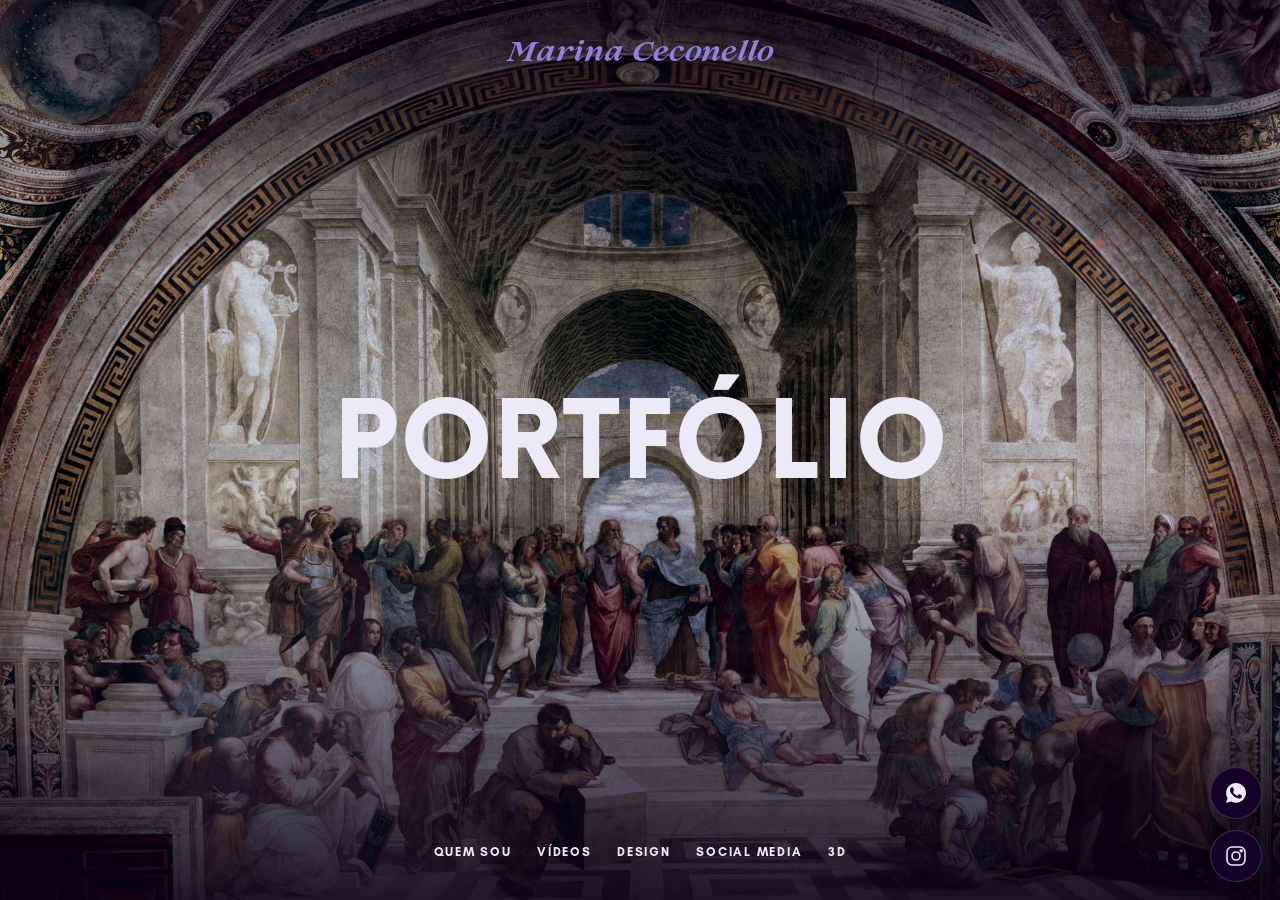
<file: index.html>
<!DOCTYPE html>
<html lang="pt-BR">
<head>
<meta charset="UTF-8">
<meta name="viewport" content="width=device-width, initial-scale=1.0">
<title>Marina Ceconello — Portfólio</title>
<link rel="stylesheet" href="assets/fonts.css">
<link rel="stylesheet" href="assets/style.css">
</head>
<body data-acento="lilas">

<div class="bg-glow"></div>

<div class="hero-full">
  <div class="capa-media" id="capa-media">
    <img src="media/capa.jpg" alt=""
      onload="document.getElementById('capa-media').classList.add('cheio'); document.getElementById('dica-capa').style.display='none';">
  </div>

  <div class="hero-full-topo">
    <span class="assinatura revela" style="animation-delay:.1s">Marina Ceconello</span>
  </div>

  <div class="hero-full-meio">
    <h1 class="revela" style="animation-delay:.2s">Portfólio</h1>
  </div>

  <div class="hero-full-rodape">
    <p class="dica-capa" id="dica-capa">espaço reservado: solte sua foto de capa em media/capa.jpg</p>
    <nav class="links-categorias revela" style="animation-delay:.4s" aria-label="Categorias do portfólio">
      <a href="sobre.html">Quem sou</a>
      <a href="videos.html">Vídeos</a>
      <a href="design.html">Design</a>
      <a href="social-media.html">Social Media</a>
      <a href="3d.html">3D</a>
    </nav>
  </div>
</div>

<div class="botoes-flutuantes">
  <a class="botao-flutuante" href="https://wa.me/5511972637970" target="_blank" rel="noopener" aria-label="Falar no WhatsApp" title="WhatsApp">
    <svg viewBox="0 0 24 24" fill="currentColor"><path d="M12.04 2C6.58 2 2.13 6.45 2.13 11.91c0 1.85.5 3.57 1.43 5.05L2 22l5.25-1.5a9.9 9.9 0 0 0 4.79 1.22h.01c5.46 0 9.91-4.45 9.91-9.91C21.96 6.45 17.5 2 12.04 2zm5.8 14.03c-.25.7-1.45 1.33-2 1.42-.51.08-1.15.11-1.86-.12-.43-.13-.98-.31-1.69-.6-2.98-1.29-4.92-4.28-5.07-4.48-.15-.2-1.22-1.62-1.22-3.09 0-1.47.77-2.19 1.04-2.49.27-.3.6-.37.8-.37h.58c.19 0 .43-.02.63.48.25.62.84 2.1.91 2.25.07.15.12.33.02.52-.1.2-.15.33-.3.5-.15.17-.32.38-.46.51-.15.15-.3.31-.13.6.17.3.78 1.26 1.67 2.04 1.15 1.02 2.12 1.35 2.42 1.5.3.15.48.13.65-.05.21-.23.76-.86.96-1.16.2-.3.4-.25.66-.15.26.1 1.65.78 1.93.92.28.15.47.22.54.34.07.13.07.74-.18 1.43z"/></svg>
  </a>
  <a class="botao-flutuante" href="https://www.instagram.com/marinaceconello" target="_blank" rel="noopener" aria-label="Abrir Instagram" title="Instagram">
    <svg viewBox="0 0 24 24" fill="none" stroke="currentColor" stroke-width="1.6"><rect x="3" y="3" width="18" height="18" rx="5"/><circle cx="12" cy="12" r="4"/><circle cx="17.2" cy="6.8" r="1"/></svg>
  </a>
</div>

</body>
</html>
</file>
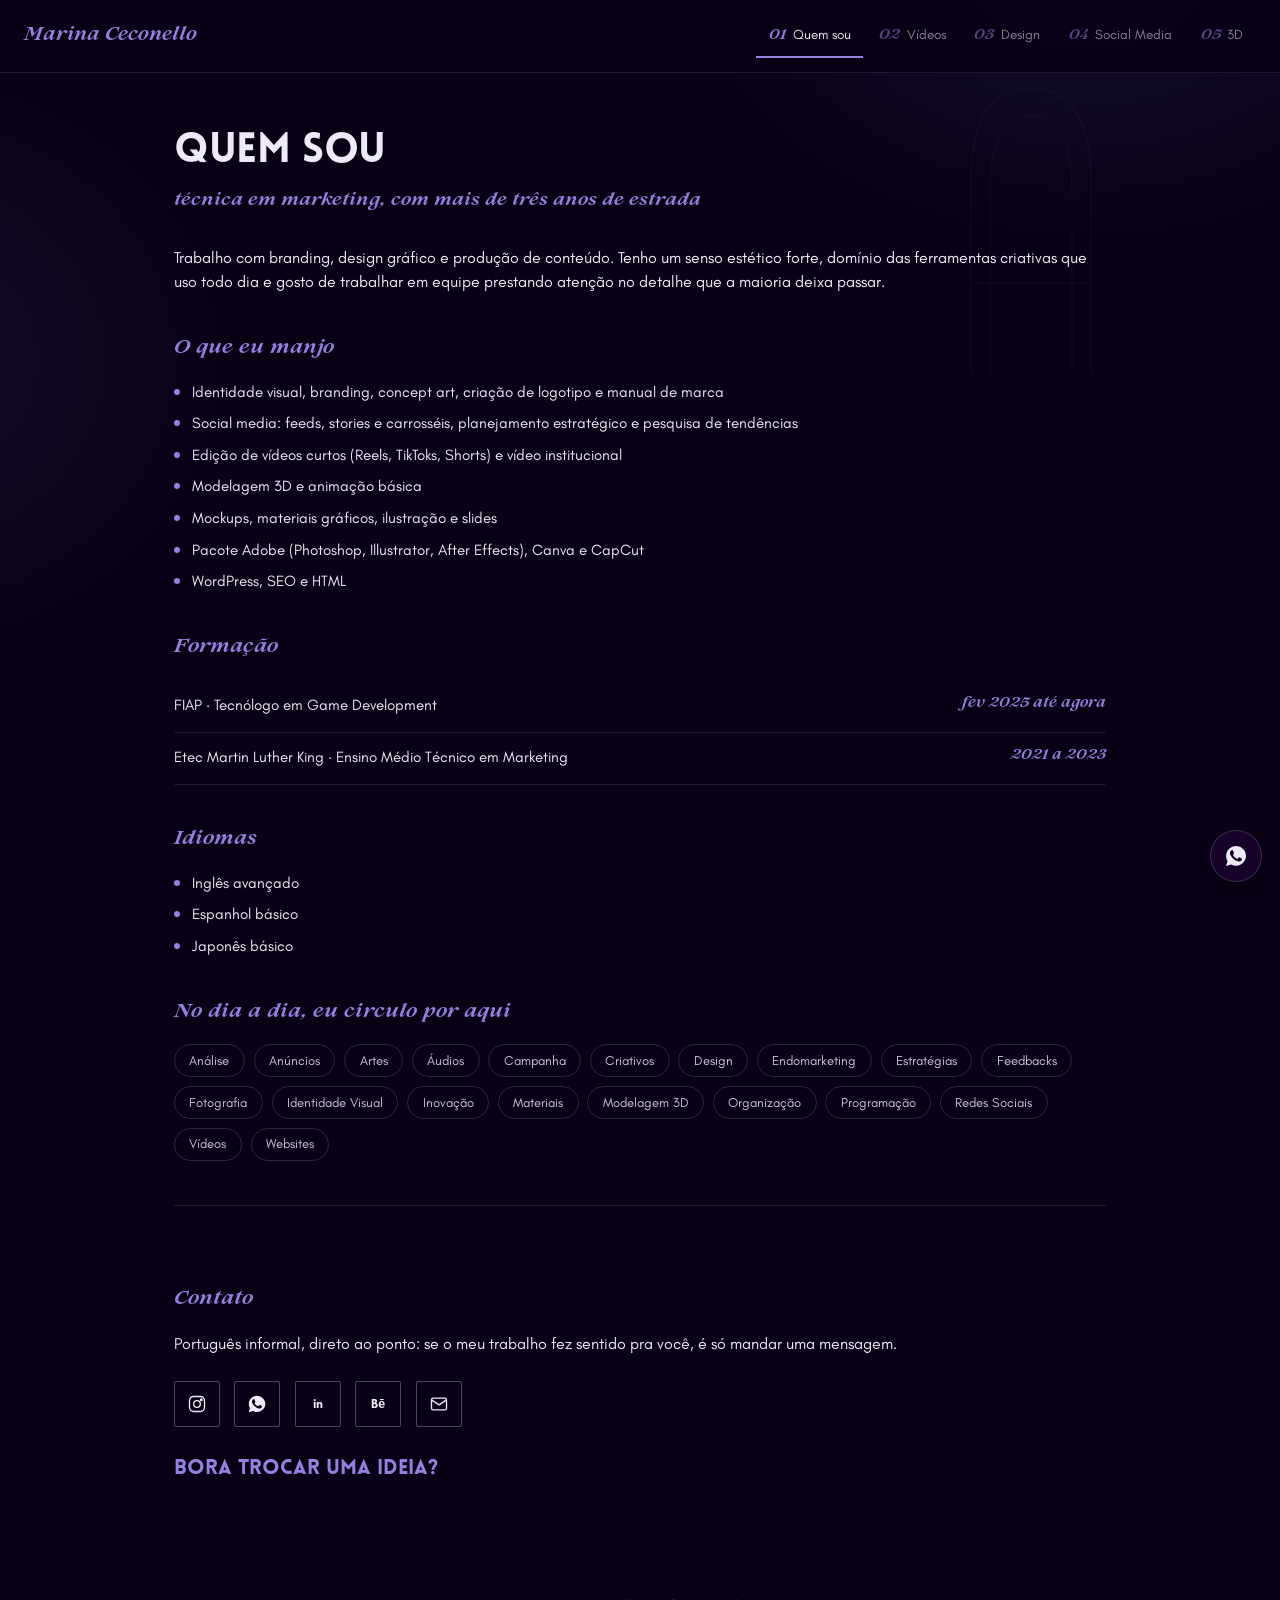
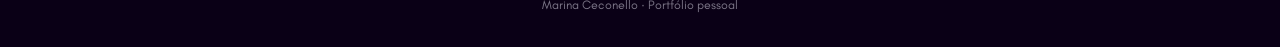
<file: sobre.html>
<!DOCTYPE html>
<html lang="pt-BR">
<head>
<meta charset="UTF-8">
<meta name="viewport" content="width=device-width, initial-scale=1.0">
<title>Quem sou — Marina Ceconello</title>
<link rel="stylesheet" href="assets/fonts.css">
<link rel="stylesheet" href="assets/style.css">
</head>
<body data-acento="lilas">

<div class="bg-glow"></div>

<div class="barra-nav">
  <a class="logo-voltar" href="index.html">Marina Ceconello</a>
  <nav class="nav-paginas" aria-label="Categorias do portfólio">
    <a href="sobre.html" aria-current="page"><span class="num">01</span> Quem sou</a>
    <a href="videos.html"><span class="num">02</span> Vídeos</a>
    <a href="design.html"><span class="num">03</span> Design</a>
    <a href="social-media.html"><span class="num">04</span> Social Media</a>
    <a href="3d.html"><span class="num">05</span> 3D</a>
  </nav>
</div>

<main>
  <svg class="arco-marca" viewBox="0 0 150 300" fill="none" stroke="var(--acento)" aria-hidden="true">
    <path d="M15 300 V110 Q15 15 75 15 Q135 15 135 110 V300" stroke-width="1.2"/>
    <path d="M34 300 V120 Q34 42 75 42 Q116 42 116 120 V300" stroke-width="1"/>
    <line x1="15" y1="210" x2="135" y2="210" stroke-width="1"/>
  </svg>
  <h2 class="surge">Quem sou</h2>
  <p class="kicker surge">técnica em marketing, com mais de três anos de estrada</p>
  <p class="surge">Trabalho com branding, design gráfico e produção de conteúdo. Tenho um senso estético forte, domínio das ferramentas criativas que uso todo dia e gosto de trabalhar em equipe prestando atenção no detalhe que a maioria deixa passar.</p>

  <p class="section-title surge">O que eu manjo</p>
  <ul class="lista-limpa">
    <li class="surge">Identidade visual, branding, concept art, criação de logotipo e manual de marca</li>
    <li class="surge">Social media: feeds, stories e carrosséis, planejamento estratégico e pesquisa de tendências</li>
    <li class="surge">Edição de vídeos curtos (Reels, TikToks, Shorts) e vídeo institucional</li>
    <li class="surge">Modelagem 3D e animação básica</li>
    <li class="surge">Mockups, materiais gráficos, ilustração e slides</li>
    <li class="surge">Pacote Adobe (Photoshop, Illustrator, After Effects), Canva e CapCut</li>
    <li class="surge">WordPress, SEO e HTML</li>
  </ul>

  <p class="section-title surge">Formação</p>
  <div class="formacao-item surge">
    <span>FIAP · Tecnólogo em Game Development</span>
    <span class="quando">fev 2025 até agora</span>
  </div>
  <div class="formacao-item surge">
    <span>Etec Martin Luther King · Ensino Médio Técnico em Marketing</span>
    <span class="quando">2021 a 2023</span>
  </div>

  <p class="section-title surge">Idiomas</p>
  <ul class="lista-limpa">
    <li class="surge">Inglês avançado</li>
    <li class="surge">Espanhol básico</li>
    <li class="surge">Japonês básico</li>
  </ul>

  <p class="section-title surge">No dia a dia, eu circulo por aqui</p>
  <div class="tags">
    <span>Análise</span><span>Anúncios</span><span>Artes</span><span>Áudios</span>
    <span>Campanha</span><span>Criativos</span><span>Design</span><span>Endomarketing</span>
    <span>Estratégias</span><span>Feedbacks</span><span>Fotografia</span><span>Identidade Visual</span>
    <span>Inovação</span><span>Materiais</span><span>Modelagem 3D</span><span>Organização</span>
    <span>Programação</span><span>Redes Sociais</span><span>Vídeos</span><span>Websites</span>
  </div>

  <div class="contato-bloco">
    <p class="section-title">Contato</p>
    <p>Português informal, direto ao ponto: se o meu trabalho fez sentido pra você, é só mandar uma mensagem.</p>
    <div class="icones-contato">
      <a class="icone-contato" href="https://www.instagram.com/marinaceconello" target="_blank" rel="noopener" aria-label="Abrir Instagram" title="Instagram">
        <svg viewBox="0 0 24 24" fill="none" stroke="currentColor" stroke-width="1.6"><rect x="3" y="3" width="18" height="18" rx="5"/><circle cx="12" cy="12" r="4"/><circle cx="17.2" cy="6.8" r="1"/></svg>
      </a>
      <a class="icone-contato" href="https://wa.me/5511972637970" target="_blank" rel="noopener" aria-label="Falar no WhatsApp" title="WhatsApp">
        <svg viewBox="0 0 24 24" fill="currentColor"><path d="M12.04 2C6.58 2 2.13 6.45 2.13 11.91c0 1.85.5 3.57 1.43 5.05L2 22l5.25-1.5a9.9 9.9 0 0 0 4.79 1.22h.01c5.46 0 9.91-4.45 9.91-9.91C21.96 6.45 17.5 2 12.04 2zm5.8 14.03c-.25.7-1.45 1.33-2 1.42-.51.08-1.15.11-1.86-.12-.43-.13-.98-.31-1.69-.6-2.98-1.29-4.92-4.28-5.07-4.48-.15-.2-1.22-1.62-1.22-3.09 0-1.47.77-2.19 1.04-2.49.27-.3.6-.37.8-.37h.58c.19 0 .43-.02.63.48.25.62.84 2.1.91 2.25.07.15.12.33.02.52-.1.2-.15.33-.3.5-.15.17-.32.38-.46.51-.15.15-.3.31-.13.6.17.3.78 1.26 1.67 2.04 1.15 1.02 2.12 1.35 2.42 1.5.3.15.48.13.65-.05.21-.23.76-.86.96-1.16.2-.3.4-.25.66-.15.26.1 1.65.78 1.93.92.28.15.47.22.54.34.07.13.07.74-.18 1.43z"/></svg>
      </a>
      <a class="icone-contato" href="https://www.linkedin.com/in/marinaceconello" target="_blank" rel="noopener" aria-label="Abrir LinkedIn" title="LinkedIn">
        <span class="texto-icone">in</span>
      </a>
      <a class="icone-contato" href="https://www.behance.net/marinaceconello" target="_blank" rel="noopener" aria-label="Abrir Behance" title="Behance">
        <span class="texto-icone">Bē</span>
      </a>
      <a class="icone-contato" href="mailto:marinabceconello@gmail.com" aria-label="Enviar e-mail" title="E-mail">
        <svg viewBox="0 0 24 24" fill="none" stroke="currentColor" stroke-width="1.6"><rect x="3" y="5" width="18" height="14" rx="2"/><path d="M3 7l9 6 9-6"/></svg>
      </a>
    </div>
    <span class="cta-final">bora trocar uma ideia?</span>
  </div>
</main>

<footer>Marina Ceconello · Portfólio pessoal</footer>

<div class="botoes-flutuantes">
  <a class="botao-flutuante" href="https://wa.me/5511972637970" target="_blank" rel="noopener" aria-label="Falar no WhatsApp" title="WhatsApp">
    <svg viewBox="0 0 24 24" fill="currentColor"><path d="M12.04 2C6.58 2 2.13 6.45 2.13 11.91c0 1.85.5 3.57 1.43 5.05L2 22l5.25-1.5a9.9 9.9 0 0 0 4.79 1.22h.01c5.46 0 9.91-4.45 9.91-9.91C21.96 6.45 17.5 2 12.04 2zm5.8 14.03c-.25.7-1.45 1.33-2 1.42-.51.08-1.15.11-1.86-.12-.43-.13-.98-.31-1.69-.6-2.98-1.29-4.92-4.28-5.07-4.48-.15-.2-1.22-1.62-1.22-3.09 0-1.47.77-2.19 1.04-2.49.27-.3.6-.37.8-.37h.58c.19 0 .43-.02.63.48.25.62.84 2.1.91 2.25.07.15.12.33.02.52-.1.2-.15.33-.3.5-.15.17-.32.38-.46.51-.15.15-.3.31-.13.6.17.3.78 1.26 1.67 2.04 1.15 1.02 2.12 1.35 2.42 1.5.3.15.48.13.65-.05.21-.23.76-.86.96-1.16.2-.3.4-.25.66-.15.26.1 1.65.78 1.93.92.28.15.47.22.54.34.07.13.07.74-.18 1.43z"/></svg>
  </a>
</div>

<script src="assets/script.js"></script>
</body>
</html>
</file>
<file: assets/fonts.css>
@font-face{
  font-family: 'GlacialIndifference';
  src: url([data-uri]) format('woff2');
  font-weight: 400; font-style: normal; font-display: swap;
}
@font-face{
  font-family: 'GlacialIndifference';
  src: url([data-uri]) format('woff2');
  font-weight: 700; font-style: normal; font-display: swap;
}
@font-face{
  font-family: 'LoveloBlack';
  src: url([data-uri]) format('woff2');
  font-weight: 400; font-style: normal; font-display: swap;
}
@font-face{
  font-family: 'LovelaceText';
  src: url([data-uri]) format('woff2');
  font-weight: 400; font-style: normal; font-display: swap;
}
@font-face{
  font-family: 'LovelaceText';
  src: url([data-uri]) format('woff2');
  font-weight: 700; font-style: italic; font-display: swap;
}
</file>
<file: assets/style.css>
:root{
  --fundo: #0A0016;
  --painel: #160229;
  --branco: #EDEAF8;
  --azul: #6395EC;
  --lilas: #9282DF;
  --sombra: rgba(5, 0, 12, 0.6);
  --radius-card: 2px;
  --radius-painel: 26px;
  --font-title: 'LoveloBlack', sans-serif;
  --font-editorial: 'LovelaceText', serif;
  --font-body: 'GlacialIndifference', sans-serif;
  /* cor de destaque padrão da página — sobrescrita por body[data-acento] */
  --acento: var(--lilas);
  --acento-fraca: color-mix(in srgb, var(--acento) 28%, transparent);
}

body[data-acento="azul"]{ --acento: var(--azul); }
body[data-acento="lilas"]{ --acento: var(--lilas); }

*{ box-sizing: border-box; }
html{ scroll-behavior: smooth; }

body{
  margin: 0;
  background: var(--fundo);
  color: var(--branco);
  font-family: var(--font-body);
  font-weight: 400;
  line-height: 1.5;
  -webkit-font-smoothing: antialiased;
}

::selection{ background: var(--acento); color: var(--fundo); }
a{ color: var(--branco); }
:focus-visible{ outline: 2px solid var(--acento); outline-offset: 3px; }

@media (prefers-reduced-motion: reduce){
  *{ animation: none !important; transition: none !important; scroll-behavior: auto !important; }
  .revela, .surge{ opacity: 1 !important; transform: none !important; }
}

.bg-glow{
  position: fixed; inset: 0; z-index: -2;
  background:
    radial-gradient(680px 480px at 85% -5%, rgba(99,149,236,0.10), transparent 60%),
    radial-gradient(600px 500px at -10% 40%, rgba(146,130,223,0.09), transparent 60%),
    var(--fundo);
  animation: derivar 22s ease-in-out infinite alternate;
}
@keyframes derivar{
  from{ background-position: 0% 0%, 0% 0%; }
  to{ background-position: 6% 4%, -4% -6%; }
}

.revela{
  opacity: 0;
  transform: translateY(16px);
  animation: subir 0.8s cubic-bezier(.2,.8,.2,1) forwards;
}
@keyframes subir{ to{ opacity: 1; transform: translateY(0); } }

/* ---------- PÁGINA INICIAL: capa em tela cheia ---------- */
.hero-full{
  position: relative;
  min-height: 100vh;
  min-height: 100svh;
  width: 100%;
  overflow: hidden;
}

.capa-media{
  position: absolute; inset: 0; z-index: 0;
}
.capa-media img{
  width: 100%; height: 100%; object-fit: cover;
  filter: grayscale(0.2) contrast(1.05);
  display: none;
}
.capa-media.cheio img{ display: block; }
.capa-media::after{
  content: "";
  position: absolute; inset: 0;
  background: linear-gradient(180deg, rgba(10,0,22,0.65) 0%, rgba(10,0,22,0.18) 30%, rgba(10,0,22,0.18) 55%, rgba(10,0,22,0.9) 100%);
}

.hero-full-topo{
  position: absolute; top: 0; left: 0; right: 0; z-index: 2;
  padding: 2.2rem 1.5rem 0;
  text-align: center;
}
.hero-full-meio{
  position: absolute; inset: 0; z-index: 2;
  display: flex;
  align-items: center;
  justify-content: center;
  text-align: center;
  padding: 0 1.5rem;
}
.hero-full-rodape{
  position: absolute; left: 0; right: 0; bottom: 0; z-index: 2;
  padding: 0 1.5rem 2rem;
  text-align: center;
}

.hero-full .assinatura{
  font-family: var(--font-editorial);
  font-style: italic;
  font-weight: 700;
  color: var(--acento);
  font-size: clamp(1.3rem, 4.5vw, 1.7rem);
}

.hero-full h1{
  font-family: var(--font-title);
  text-transform: uppercase;
  font-size: clamp(3rem, 15vw, 7rem);
  line-height: 0.9;
  letter-spacing: -0.01em;
  margin: 0;
}

.dica-capa{
  position: relative; z-index: 1;
  font-size: 0.72rem;
  opacity: 0.55;
  font-family: monospace;
  text-align: center;
  margin: 0.6rem 0 0;
}

.links-categorias{
  display: flex;
  flex-wrap: wrap;
  justify-content: center;
  gap: 0.8rem 1.6rem;
}
.links-categorias a{
  font-family: var(--font-body);
  font-weight: 700;
  font-size: 0.78rem;
  letter-spacing: 0.14em;
  text-transform: uppercase;
  text-decoration: none;
  color: var(--branco);
  padding-bottom: 5px;
  border-bottom: 1px solid transparent;
  transition: border-color 0.25s ease, color 0.25s ease;
}
.links-categorias a:hover{ color: var(--acento); border-color: var(--acento); }

/* ---------- BOTÕES FLUTUANTES (WhatsApp / Instagram) ---------- */
.botoes-flutuantes{
  position: fixed; right: 1.1rem; bottom: 1.1rem; z-index: 20;
  display: flex; flex-direction: column; gap: 0.7rem;
}
.botao-flutuante{
  width: 52px; height: 52px; border-radius: 50%;
  display: flex; align-items: center; justify-content: center;
  background: var(--painel);
  border: 1.5px solid rgba(237,234,248,0.18);
  color: var(--branco);
  text-decoration: none;
  box-shadow: 0 14px 30px var(--sombra);
  transition: transform 0.25s ease, border-color 0.25s ease, color 0.25s ease;
}
.botao-flutuante svg{ width: 24px; height: 24px; }
.botao-flutuante:hover{ transform: scale(1.08); border-color: var(--acento); color: var(--acento); }

/* ---------- BARRA DE NAVEGAÇÃO DAS PÁGINAS INTERNAS ---------- */
.barra-nav{
  position: sticky; top: 0; z-index: 10;
  display: flex; align-items: center; justify-content: space-between;
  gap: 1rem;
  padding: 0.9rem 1.5rem;
  background: rgba(10,0,22,0.92);
  backdrop-filter: blur(6px);
  border-bottom: 1px solid rgba(237,234,248,0.1);
}
.barra-nav .logo-voltar{
  font-family: var(--font-editorial);
  font-style: italic;
  font-weight: 700;
  color: var(--acento);
  font-size: 1.1rem;
  text-decoration: none;
  flex: 0 0 auto;
}
.barra-nav .logo-voltar:hover{ opacity: 0.8; }

.nav-paginas{
  display: flex; gap: 0.2rem;
  overflow-x: auto;
  scrollbar-width: none;
}
.nav-paginas::-webkit-scrollbar{ display: none; }
.nav-paginas a{
  flex: 0 0 auto;
  color: var(--branco);
  font-family: var(--font-body);
  font-size: 0.85rem;
  padding: 0.6rem 0.8rem;
  text-decoration: none;
  opacity: 0.55;
  display: flex; align-items: baseline; gap: 0.4rem;
  border-bottom: 2px solid transparent;
  white-space: nowrap;
  transition: opacity 0.2s, border-color 0.2s;
}
.nav-paginas a .num{
  font-family: var(--font-editorial);
  font-style: italic; font-weight: 700;
  color: var(--acento);
  font-size: 0.85rem;
}
.nav-paginas a:hover{ opacity: 0.85; }
.nav-paginas a[aria-current="page"]{ opacity: 1; border-bottom-color: var(--acento); }

/* ---------- CONTEÚDO DAS PÁGINAS INTERNAS ---------- */
main{ max-width: 980px; margin: 0 auto; padding: 3rem 1.5rem 5rem; position: relative; }

.arco-marca{
  position: absolute; top: 0; right: 1.5rem; z-index: 0;
  width: 150px; height: 300px;
  opacity: 0.07;
  pointer-events: none;
}
@media (max-width: 760px){ .arco-marca{ width: 100px; height: 220px; } }

main h2{
  position: relative; z-index: 1;
  font-family: var(--font-title);
  text-transform: uppercase;
  font-size: clamp(1.8rem, 6vw, 2.6rem);
  letter-spacing: -0.01em;
  margin: 0 0 0.3rem;
}
main .kicker{
  position: relative; z-index: 1;
  font-family: var(--font-editorial);
  font-style: italic; font-weight: 700;
  color: var(--acento);
  font-size: 1.05rem;
  margin: 0 0 2rem;
}

.surge{
  opacity: 0;
  transform: translateY(34px) scale(0.965);
  transition: opacity 0.9s cubic-bezier(.16,1,.3,1), transform 0.9s cubic-bezier(.16,1,.3,1);
  will-change: opacity, transform;
}
.surge.visivel{ opacity: 1; transform: translateY(0) scale(1); }

/* variação com leve rotação lateral, pra cards que merecem mais dinamismo */
.surge-esq{ transform: translateY(34px) translateX(-18px) scale(0.965) rotate(-1.2deg); }
.surge-esq.visivel{ transform: translateY(0) translateX(0) scale(1) rotate(0deg); }
.surge-dir{ transform: translateY(34px) translateX(18px) scale(0.965) rotate(1.2deg); }
.surge-dir.visivel{ transform: translateY(0) translateX(0) scale(1) rotate(0deg); }

.card{
  position: relative;
  background: var(--painel);
  border: 1px solid var(--acento-fraca);
  border-radius: var(--radius-card);
  padding: 1.6rem;
  transition: transform 0.3s ease, border-color 0.3s ease;
}
.card:hover{
  transform: translateY(-3px);
  border-color: var(--acento);
}

.grid{
  display: grid;
  grid-template-columns: repeat(auto-fit, minmax(240px, 1fr));
  gap: 1.2rem; margin-bottom: 2.5rem;
}
.card h3{ font-family: var(--font-body); font-weight: 700; font-size: 1.05rem; margin: 0 0 0.6rem; }
.card p{ font-size: 0.92rem; opacity: 0.8; margin: 0; }
.card .stat{ font-family: var(--font-title); font-size: 2rem; color: var(--acento); display: block; margin-bottom: 0.2rem; }
.card .stat-label{ font-size: 0.8rem; opacity: 0.65; display: block; margin-bottom: 1rem; }
.numero-grande{ display: block; font-family: var(--font-title); font-size: 2.4rem; color: var(--acento); line-height: 1; margin-bottom: 0.3rem; }

.section-title{
  font-family: var(--font-editorial);
  font-style: italic; font-weight: 700;
  font-size: 1.15rem;
  color: var(--acento);
  margin: 2.6rem 0 1.1rem;
}

.midia-slot{
  position: relative;
  aspect-ratio: 9 / 16;
  max-height: 420px;
  border-radius: var(--radius-card);
  overflow: hidden;
  background: var(--painel);
  border: 1px dashed rgba(237,234,248,0.3);
}
.midia-slot img, .midia-slot video{ width: 100%; height: 100%; object-fit: cover; display: none; }
.midia-slot.cheio{ border-style: solid; border-color: rgba(237,234,248,0.12); }
.midia-slot.cheio img, .midia-slot.cheio video{ display: block; }
.midia-slot.cheio .midia-vazia{ display: none; }

.midia-vazia{
  position: absolute; inset: 0;
  display: flex; flex-direction: column; align-items: center; justify-content: center;
  gap: 0.6rem; text-align: center; padding: 1.2rem;
}
.midia-vazia .icone{
  min-width: 34px; height: 34px; padding: 0 0.5rem;
  border: 1px solid var(--acento); border-radius: 2px;
  display: flex; align-items: center; justify-content: center;
  font-family: var(--font-editorial); font-style: italic; font-weight: 700;
  color: var(--acento); font-size: 0.78rem; white-space: nowrap;
}
.midia-vazia span{ font-size: 0.82rem; opacity: 0.75; max-width: 22ch; }
.midia-vazia small{ font-size: 0.7rem; opacity: 0.45; font-family: monospace; }

.midia-grid{
  display: grid;
  grid-template-columns: repeat(auto-fit, minmax(180px, 1fr));
  gap: 1rem; margin-bottom: 2.5rem;
}

.midia-slot.instagram{
  aspect-ratio: auto;
  max-height: none;
  background: var(--painel);
  border: 1px solid var(--acento-fraca);
  display: flex;
  flex-direction: column;
}
.midia-slot.instagram iframe{
  width: 100%;
  aspect-ratio: 9 / 16;
  border: 0;
  display: block;
}
.legenda-insta{
  padding: 0.9rem 1.1rem;
  font-size: 0.82rem;
  opacity: 0.8;
}
.legenda-insta strong{ color: var(--acento); }

.lista-limpa{ list-style: none; padding: 0; margin: 0 0 2.2rem; display: grid; gap: 0.55rem; }
.lista-limpa li{ padding-left: 1.1rem; position: relative; font-size: 0.95rem; opacity: 0.88; }
.lista-limpa li::before{
  content: ""; position: absolute; left: 0; top: 0.55em;
  width: 6px; height: 6px; background: var(--acento); border-radius: 50%;
}

.formacao-item{
  display: flex; justify-content: space-between; gap: 1rem;
  border-bottom: 1px solid rgba(237,234,248,0.1);
  padding: 0.9rem 0; font-size: 0.95rem;
}
.formacao-item .quando{
  font-family: var(--font-editorial); font-style: italic; font-weight: 700;
  color: var(--acento); white-space: nowrap; font-size: 0.85rem;
}

.aviso{ font-size: 0.82rem; opacity: 0.6; margin-top: -1.6rem; margin-bottom: 2.5rem; }

.tags{ display: flex; flex-wrap: wrap; gap: 0.55rem; margin: 0 0 2.5rem; }
.tags span{
  border: 1px solid rgba(237,234,248,0.2);
  border-radius: 999px; padding: 0.35rem 0.9rem;
  font-size: 0.82rem; opacity: 0.85;
}

.contato-bloco{
  margin-top: 2.8rem;
  padding-top: 2.4rem;
  border-top: 1px solid rgba(237,234,248,0.12);
}
.icones-contato{ display: flex; flex-wrap: wrap; gap: 0.9rem; margin: 1.6rem 0; }
.icone-contato{
  width: 46px; height: 46px;
  border-radius: 2px;
  border: 1px solid rgba(237,234,248,0.3);
  display: flex; align-items: center; justify-content: center;
  color: var(--branco);
  text-decoration: none;
  transition: transform 0.25s ease, border-color 0.25s ease, color 0.25s ease;
}
.icone-contato svg{ width: 20px; height: 20px; }
.icone-contato .texto-icone{ font-family: var(--font-body); font-weight: 700; font-size: 0.78rem; }
.icone-contato:hover{ transform: scale(1.08); border-color: var(--acento); color: var(--acento); }

.cta-final{
  font-family: var(--font-title);
  text-transform: uppercase;
  color: var(--acento);
  font-size: 1.3rem;
  display: block;
  margin-top: 0.6rem;
}

footer{ text-align: center; padding: 2rem; font-size: 0.78rem; opacity: 0.5; }

/* ================================================================
   PÁGINA VÍDEOS — layout fluido inspirado no ct-edicoes-framehouse
   verticais em 3 por linha / horizontais em 2 por linha
   ================================================================ */

.video-intro{ max-width: 640px; opacity: 0.75; font-size: 0.95rem; margin: 0 0 1rem; }

.videos-grid{
  display: grid;
  gap: 1.1rem;
  margin-bottom: 3rem;
}
.videos-grid.verticais{ grid-template-columns: repeat(3, 1fr); }
.videos-grid.horizontais{ grid-template-columns: repeat(2, 1fr); }

@media (max-width: 760px){
  .videos-grid.verticais{ grid-template-columns: repeat(2, 1fr); }
  .videos-grid.horizontais{ grid-template-columns: 1fr; }
}
@media (max-width: 480px){
  .videos-grid.verticais{ grid-template-columns: 1fr 1fr; gap: 0.7rem; }
}

.video-card{
  position: relative;
  border-radius: var(--radius-card);
  overflow: hidden;
  background: var(--painel);
  cursor: pointer;
  transition: transform 0.45s cubic-bezier(.2,.8,.2,1), box-shadow 0.45s ease;
}
.videos-grid.verticais .video-card{ aspect-ratio: 9 / 16; }
.videos-grid.horizontais .video-card{ aspect-ratio: 16 / 9; }

.video-card:hover{
  transform: translateY(-6px) scale(1.015);
  box-shadow: 0 30px 60px var(--sombra);
  z-index: 2;
}

.video-card video, .video-card img{
  width: 100%; height: 100%; object-fit: cover; display: none;
  transition: transform 0.6s ease, filter 0.4s ease;
  filter: saturate(0.92);
}
.video-card.cheio video, .video-card.cheio img{ display: block; }
.video-card:hover video, .video-card:hover img{
  transform: scale(1.06);
  filter: saturate(1.05);
}
.video-card:not(.cheio){ border: 1px dashed rgba(237,234,248,0.3); }
.video-card .midia-vazia{
  position: absolute; inset: 0; z-index: 1;
  display: flex; flex-direction: column; align-items: center; justify-content: center;
  gap: 0.5rem; text-align: center; padding: 1rem;
}
.video-card.cheio .midia-vazia{ display: none; }
.video-card .midia-vazia .icone{
  min-width: 34px; height: 34px; padding: 0 0.5rem;
  border: 1px solid var(--acento); border-radius: 2px;
  display: flex; align-items: center; justify-content: center;
  color: var(--acento); font-size: 0.78rem; font-weight: 700; white-space: nowrap;
  font-family: var(--font-editorial); font-style: italic;
}
.video-card .midia-vazia span{ font-size: 0.78rem; opacity: 0.75; max-width: 20ch; }
.video-card .midia-vazia small{ font-size: 0.68rem; opacity: 0.4; font-family: monospace; }

.video-card::after{
  content: "";
  position: absolute; inset: 0;
  background: linear-gradient(190deg, rgba(10,0,22,0) 45%, rgba(10,0,22,0.85) 100%);
  opacity: 0.85;
  transition: opacity 0.4s ease;
}

.video-card .play-btn{
  position: absolute; top: 50%; left: 50%;
  width: 52px; height: 52px;
  transform: translate(-50%, -50%) scale(0.8);
  border-radius: 50%;
  background: rgba(10,0,22,0.55);
  border: 1.5px solid rgba(237,234,248,0.55);
  display: flex; align-items: center; justify-content: center;
  opacity: 0;
  transition: opacity 0.3s ease, transform 0.3s ease;
  z-index: 2;
}
.video-card .play-btn svg{ width: 18px; height: 18px; fill: var(--branco); }
.video-card:hover .play-btn{ opacity: 1; transform: translate(-50%, -50%) scale(1); }

.video-card .legenda{
  position: absolute; left: 0; right: 0; bottom: 0; z-index: 2;
  padding: 0.9rem 1rem;
}
.video-card .legenda .titulo{
  font-size: 0.82rem;
  font-weight: 700;
  display: block;
  opacity: 0.9;
}
.video-card .legenda .destaque{
  font-family: var(--font-title);
  color: var(--acento);
  font-size: 0.78rem;
  display: block;
  margin-top: 0.15rem;
  letter-spacing: 0.02em;
}

.video-card.youtube{ background: #000; border: none; }
.video-card.youtube iframe{
  position: absolute; inset: 0; width: 100%; height: 100%; border: 0;
}
.video-card.youtube::after{ content: none; }
.video-card.youtube .play-btn{ display: none; }

.video-card.vazio{
  border: 1px dashed rgba(237,234,248,0.3);
  display: flex; align-items: center; justify-content: center;
  text-align: center; padding: 1rem;
}
.video-card.vazio .legenda{ position: static; padding: 0; }
.video-card.vazio::after{ display: none; }

/* ================================================================
   CARDS DE CAPA (manuais de identidade visual, vinculados ao Behance)
   ================================================================ */

.grid.capas{ grid-template-columns: repeat(auto-fit, minmax(300px, 1fr)); }

.capa-card{
  position: relative;
  background: var(--painel);
  border: 1px solid var(--acento-fraca);
  border-radius: var(--radius-card);
  overflow: hidden;
  cursor: pointer;
  transition: transform 0.3s ease, border-color 0.3s ease;
}
.capa-card:hover{ transform: translateY(-4px); border-color: var(--acento); }
.capa-card:focus-visible{ outline: 2px solid var(--acento); outline-offset: 2px; }

.capa-img{ position: relative; aspect-ratio: 4 / 3; background: rgba(237,234,248,0.03); }
.capa-img img{ width: 100%; height: 100%; object-fit: cover; display: none; }
.capa-card.cheio .capa-img img{ display: block; }
.capa-card.cheio .capa-vazia{ display: none; }

.capa-vazia{
  position: absolute; inset: 0;
  display: flex; flex-direction: column; align-items: center; justify-content: center;
  gap: 0.4rem; text-align: center;
  border-bottom: 1px dashed rgba(237,234,248,0.25);
}
.capa-vazia span{ font-size: 0.82rem; opacity: 0.7; }
.capa-vazia small{ font-size: 0.7rem; opacity: 0.45; font-family: monospace; }

.capa-legenda{ padding: 1.1rem 1.3rem 1.3rem; }
.capa-legenda h3{ font-family: var(--font-body); font-weight: 700; font-size: 1.05rem; margin: 0 0 0.4rem; }
.ver-behance{ font-size: 0.85rem; color: var(--acento); opacity: 0.9; }

/* modal com o embed oficial do Behance */
.behance-modal{
  display: none;
  position: fixed; inset: 0; z-index: 50;
  align-items: center; justify-content: center;
  padding: 3rem 1.2rem;
  background: rgba(5,0,12,0.88);
  backdrop-filter: blur(3px);
}
.behance-modal.aberto{ display: flex; }
.behance-modal-conteudo{
  position: relative;
  width: 100%; max-width: 900px; height: 100%; max-height: 760px;
  background: var(--painel);
  border: 1px solid var(--acento-fraca);
}
.behance-modal-conteudo iframe{ width: 100%; height: 100%; border: 0; display: block; }
.fechar-modal{
  position: absolute; top: -46px; right: 0;
  width: 36px; height: 36px;
  background: transparent; border: 1px solid rgba(237,234,248,0.3); border-radius: 2px;
  color: var(--branco); font-size: 1rem; line-height: 1; cursor: pointer;
}
.fechar-modal:hover{ border-color: var(--acento); color: var(--acento); }

/* ===== Reels do Instagram: só o vídeo + métricas embaixo ===== */
.reels-grid{
  display:grid; grid-template-columns:repeat(3,1fr); gap:1.2rem; margin-bottom:2.5rem;
}
@media (max-width:760px){ .reels-grid{ grid-template-columns:1fr 1fr; } }
@media (max-width:480px){ .reels-grid{ grid-template-columns:1fr; } }
.reel-card{ display:flex; flex-direction:column; gap:0.7rem; }
.reel-link{ display:block; text-decoration:none; color:inherit; }
.reel-video{
  position:relative; aspect-ratio:9/16; overflow:hidden; border-radius:14px;
  background:var(--painel); border:1px solid var(--acento-fraca);
  transition:transform 0.4s cubic-bezier(.16,1,.3,1), border-color 0.3s ease;
}
.reel-link:hover .reel-video{ transform:translateY(-4px) scale(1.01); border-color:var(--acento); }
.reel-video video{ width:100%; height:100%; object-fit:cover; display:none; }
.reel-card.cheio .reel-video video{ display:block; }
.reel-card.cheio .reel-video .midia-vazia{ display:none; }
.metricas{ display:flex; justify-content:space-between; gap:0.4rem; padding:0 0.3rem; font-size:0.85rem; }
.metricas span{ display:inline-flex; align-items:center; gap:0.35rem; opacity:0.9; }
.metricas svg{ width:17px; height:17px; color:var(--acento); flex:none; }
.views-insta{ padding:0 0.3rem; font-size:0.85rem; color:var(--acento); }

/* ===== Bordinha arredondada em vídeos e artes ===== */
.video-card, .midia-slot, .capa-card, .capa-img, .reel-video{ border-radius:14px; }
.midia-slot img, .midia-slot video, .capa-img img, .video-card video, .video-card iframe{ border-radius:inherit; }
.capa-card{ overflow:hidden; }

/* ===== Carrossel do Behance ===== */
.carrossel{ position:relative; width:100%; height:100%; display:flex; flex-direction:column; }
.slides{ position:relative; flex:1; overflow:hidden; border-radius:14px; background:#000; }
.slide{ position:absolute; inset:0; display:none; align-items:center; justify-content:center; }
.slide.ativo{ display:flex; animation:entraSlide 0.45s cubic-bezier(.16,1,.3,1); }
@keyframes entraSlide{ from{opacity:0; transform:translateX(24px);} to{opacity:1; transform:none;} }
.slide a{ display:flex; width:100%; height:100%; align-items:center; justify-content:center; }
.slide img{ max-width:100%; max-height:100%; object-fit:contain; border-radius:10px; }
.seta{
  position:absolute; top:50%; transform:translateY(-50%); z-index:3; width:42px; height:42px;
  border-radius:50%; border:1px solid rgba(237,234,248,0.35); background:rgba(10,0,22,0.7);
  color:var(--branco); font-size:1.2rem; cursor:pointer;
}
.seta.ant{ left:10px; } .seta.prox{ right:10px; }
.seta:hover{ border-color:var(--acento); color:var(--acento); }
.contador{ text-align:center; padding:0.7rem 0 0.2rem; font-size:0.8rem; opacity:0.7; }
.slide-aviso{ padding:2rem; text-align:center; font-size:0.9rem; opacity:0.75; }
</file>
